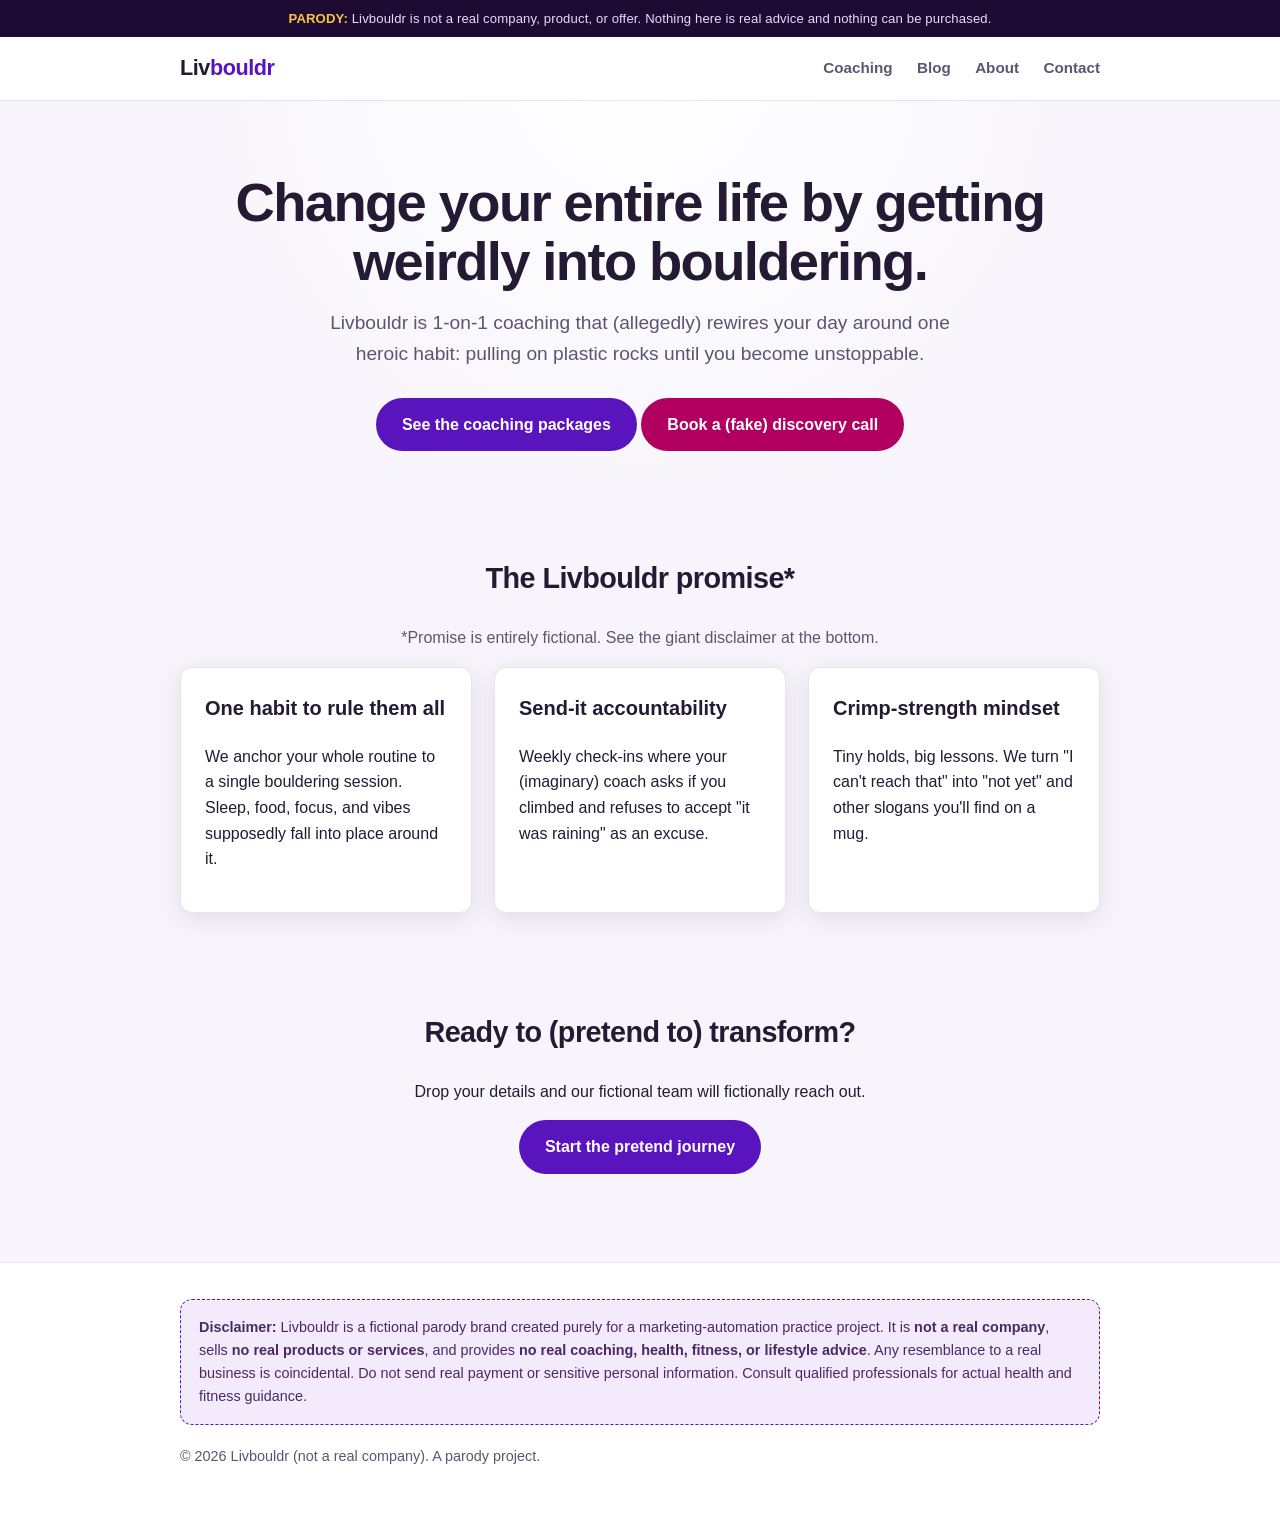
<file: index.html>
<!DOCTYPE html>
<html lang="en">
<head>
  <meta charset="UTF-8" />
  <meta name="viewport" content="width=device-width, initial-scale=1.0" />
  <title>Livbouldr — Life-changing bouldering habit coaching (Parody)</title>
  <meta name="description" content="Livbouldr is a PARODY brand. We pretend to sell private coaching that transforms your life through bouldering habits. Not a real company or offer." />

  <!-- Data Layer (page metadata) -->
  <script>
    window.dataLayer = window.dataLayer || [];
    window.dataLayer.push({
      brand: 'Livbouldr',
      environment: 'production',
      language: 'en',
      page_type: 'home',
      page_name: 'Home',
      content_group: 'Home',
      site_section: 'home'
    });
  </script>
  <!-- Google Tag Manager -->
  <script>(function(w,d,s,l,i){w[l]=w[l]||[];w[l].push({'gtm.start':
  new Date().getTime(),event:'gtm.js'});var f=d.getElementsByTagName(s)[0],
  j=d.createElement(s),dl=l!='dataLayer'?'&l='+l:'';j.async=true;j.src=
  'https://www.googletagmanager.com/gtm.js?id='+i+dl;f.parentNode.insertBefore(j,f);
  })(window,document,'script','dataLayer','GTM-NN7SHDTM');</script>
  <!-- End Google Tag Manager -->

  <link rel="stylesheet" href="assets/css/style.css" />
</head>
<body>
  <!-- Google Tag Manager (noscript) -->
  <noscript><iframe src="https://www.googletagmanager.com/ns.html?id=GTM-NN7SHDTM"
  height="0" width="0" style="display:none;visibility:hidden"></iframe></noscript>
  <!-- End Google Tag Manager (noscript) -->

  <div class="disclaimer-banner">
    <strong>PARODY:</strong> Livbouldr is not a real company, product, or offer. Nothing here is real advice and nothing can be purchased.
  </div>

  <header class="site-header">
    <div class="wrap">
      <a class="brand" href="index.html">Liv<span>bouldr</span></a>
      <nav class="nav">
        <a href="coaching.html">Coaching</a>
        <a href="blog/index.html">Blog</a>
        <a href="about.html">About</a>
        <a href="contact.html">Contact</a>
      </nav>
    </div>
  </header>

  <main>
    <section class="hero">
      <div class="wrap">
        <h1>Change your entire life by getting weirdly into bouldering.</h1>
        <p class="lede">Livbouldr is 1-on-1 coaching that (allegedly) rewires your day around one heroic habit: pulling on plastic rocks until you become unstoppable.</p>
        <a class="btn" href="coaching.html" data-cta="hero_see_coaching">See the coaching packages</a>
        <a class="btn secondary" href="contact.html" data-cta="hero_book_call">Book a (fake) discovery call</a>
      </div>
    </section>

    <section>
      <div class="wrap">
        <h2 class="center">The Livbouldr promise*</h2>
        <p class="center muted">*Promise is entirely fictional. See the giant disclaimer at the bottom.</p>
        <div class="grid">
          <div class="card">
            <h3>One habit to rule them all</h3>
            <p>We anchor your whole routine to a single bouldering session. Sleep, food, focus, and vibes supposedly fall into place around it.</p>
          </div>
          <div class="card">
            <h3>Send-it accountability</h3>
            <p>Weekly check-ins where your (imaginary) coach asks if you climbed and refuses to accept "it was raining" as an excuse.</p>
          </div>
          <div class="card">
            <h3>Crimp-strength mindset</h3>
            <p>Tiny holds, big lessons. We turn "I can't reach that" into "not yet" and other slogans you'll find on a mug.</p>
          </div>
        </div>
      </div>
    </section>

    <section class="center">
      <div class="wrap">
        <h2>Ready to (pretend to) transform?</h2>
        <p class="lede">Drop your details and our fictional team will fictionally reach out.</p>
        <a class="btn" href="contact.html" data-cta="home_footer_cta">Start the pretend journey</a>
      </div>
    </section>
  </main>

  <footer class="site-footer">
    <div class="wrap">
      <div class="disclaimer-full">
        <strong>Disclaimer:</strong> Livbouldr is a fictional parody brand created purely for a marketing-automation practice project. It is <strong>not a real company</strong>, sells <strong>no real products or services</strong>, and provides <strong>no real coaching, health, fitness, or lifestyle advice</strong>. Any resemblance to a real business is coincidental. Do not send real payment or sensitive personal information. Consult qualified professionals for actual health and fitness guidance.
      </div>
      <p>&copy; <span id="year"></span> Livbouldr (not a real company). A parody project.</p>
    </div>
  </footer>

  <script>document.getElementById('year').textContent = new Date().getFullYear();</script>
  <script src="assets/js/main.js"></script>
</body>
</html>
</file>
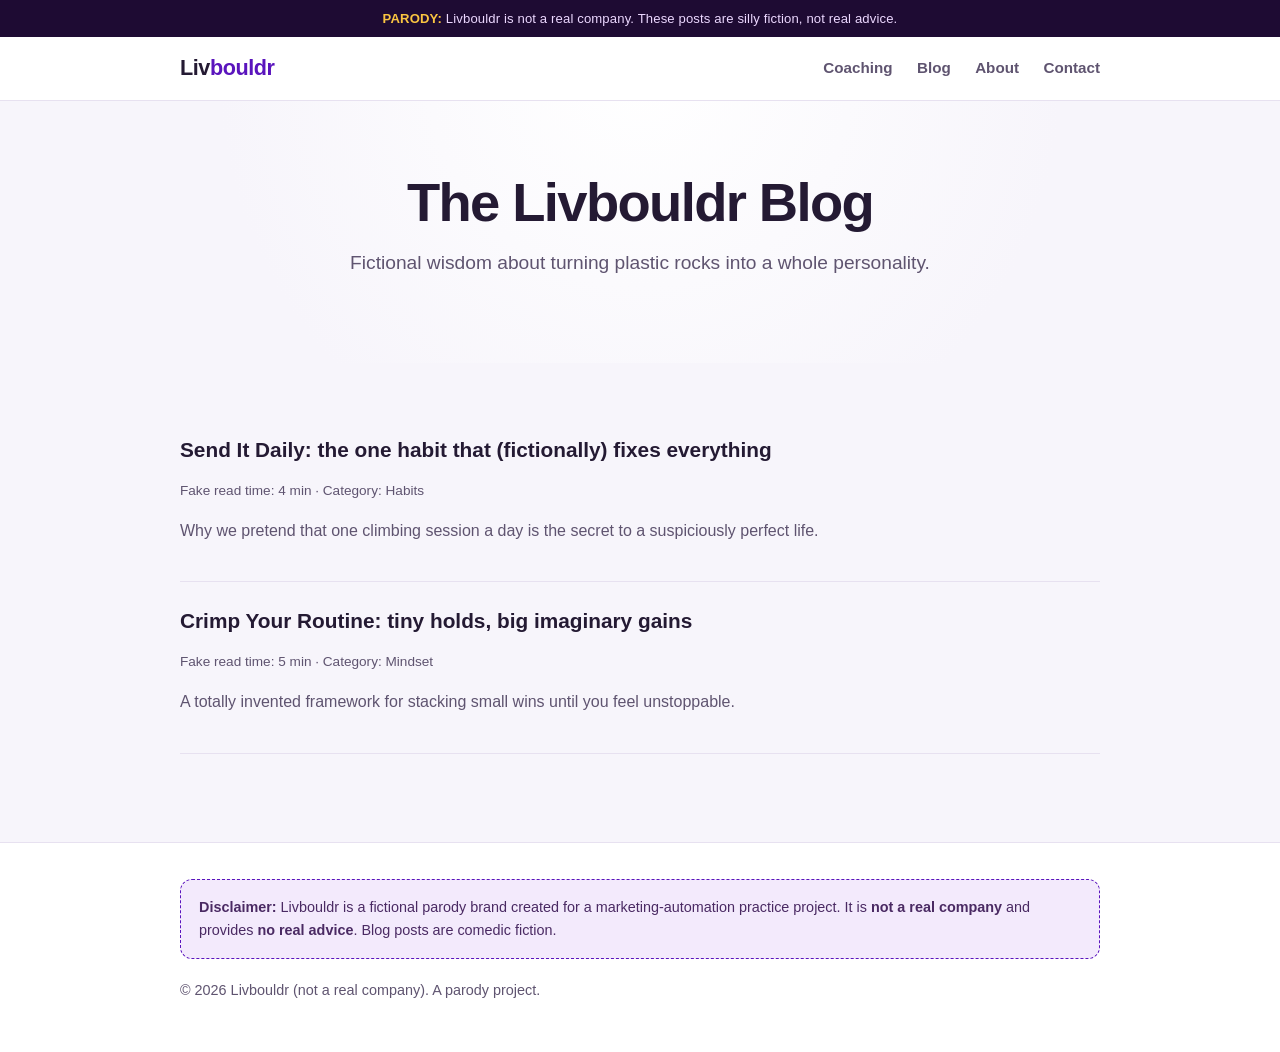
<file: blog/index.html>
<!DOCTYPE html>
<html lang="en">
<head>
  <meta charset="UTF-8" />
  <meta name="viewport" content="width=device-width, initial-scale=1.0" />
  <title>Blog — Livbouldr (Parody)</title>
  <meta name="description" content="Silly, fictional articles about building your life around bouldering habits. Livbouldr is a parody brand." />

  <!-- Data Layer (page metadata) -->
  <script>
    window.dataLayer = window.dataLayer || [];
    window.dataLayer.push({
      brand: 'Livbouldr',
      environment: 'production',
      language: 'en',
      page_type: 'blog_listing',
      page_name: 'Blog',
      content_group: 'Blog',
      site_section: 'blog'
    });
  </script>
  <!-- Google Tag Manager -->
  <script>(function(w,d,s,l,i){w[l]=w[l]||[];w[l].push({'gtm.start':
  new Date().getTime(),event:'gtm.js'});var f=d.getElementsByTagName(s)[0],
  j=d.createElement(s),dl=l!='dataLayer'?'&l='+l:'';j.async=true;j.src=
  'https://www.googletagmanager.com/gtm.js?id='+i+dl;f.parentNode.insertBefore(j,f);
  })(window,document,'script','dataLayer','GTM-NN7SHDTM');</script>
  <!-- End Google Tag Manager -->

  <link rel="stylesheet" href="../assets/css/style.css" />
</head>
<body>
  <!-- Google Tag Manager (noscript) -->
  <noscript><iframe src="https://www.googletagmanager.com/ns.html?id=GTM-NN7SHDTM"
  height="0" width="0" style="display:none;visibility:hidden"></iframe></noscript>
  <!-- End Google Tag Manager (noscript) -->

  <div class="disclaimer-banner">
    <strong>PARODY:</strong> Livbouldr is not a real company. These posts are silly fiction, not real advice.
  </div>

  <header class="site-header">
    <div class="wrap">
      <a class="brand" href="../index.html">Liv<span>bouldr</span></a>
      <nav class="nav">
        <a href="../coaching.html">Coaching</a>
        <a href="index.html">Blog</a>
        <a href="../about.html">About</a>
        <a href="../contact.html">Contact</a>
      </nav>
    </div>
  </header>

  <main>
    <section class="hero">
      <div class="wrap">
        <h1>The Livbouldr Blog</h1>
        <p class="lede">Fictional wisdom about turning plastic rocks into a whole personality.</p>
      </div>
    </section>

    <section>
      <div class="wrap">
        <ul class="post-list">
          <li>
            <a href="post-send-it-daily.html" data-cta="blog_open_send_it_daily">Send It Daily: the one habit that (fictionally) fixes everything</a>
            <p class="post-meta">Fake read time: 4 min &middot; Category: Habits</p>
            <p class="muted">Why we pretend that one climbing session a day is the secret to a suspiciously perfect life.</p>
          </li>
          <li>
            <a href="post-crimp-your-routine.html" data-cta="blog_open_crimp_your_routine">Crimp Your Routine: tiny holds, big imaginary gains</a>
            <p class="post-meta">Fake read time: 5 min &middot; Category: Mindset</p>
            <p class="muted">A totally invented framework for stacking small wins until you feel unstoppable.</p>
          </li>
        </ul>
      </div>
    </section>
  </main>

  <footer class="site-footer">
    <div class="wrap">
      <div class="disclaimer-full">
        <strong>Disclaimer:</strong> Livbouldr is a fictional parody brand created for a marketing-automation practice project. It is <strong>not a real company</strong> and provides <strong>no real advice</strong>. Blog posts are comedic fiction.
      </div>
      <p>&copy; <span id="year"></span> Livbouldr (not a real company). A parody project.</p>
    </div>
  </footer>

  <script>document.getElementById('year').textContent = new Date().getFullYear();</script>
  <script src="../assets/js/main.js"></script>
</body>
</html>
</file>
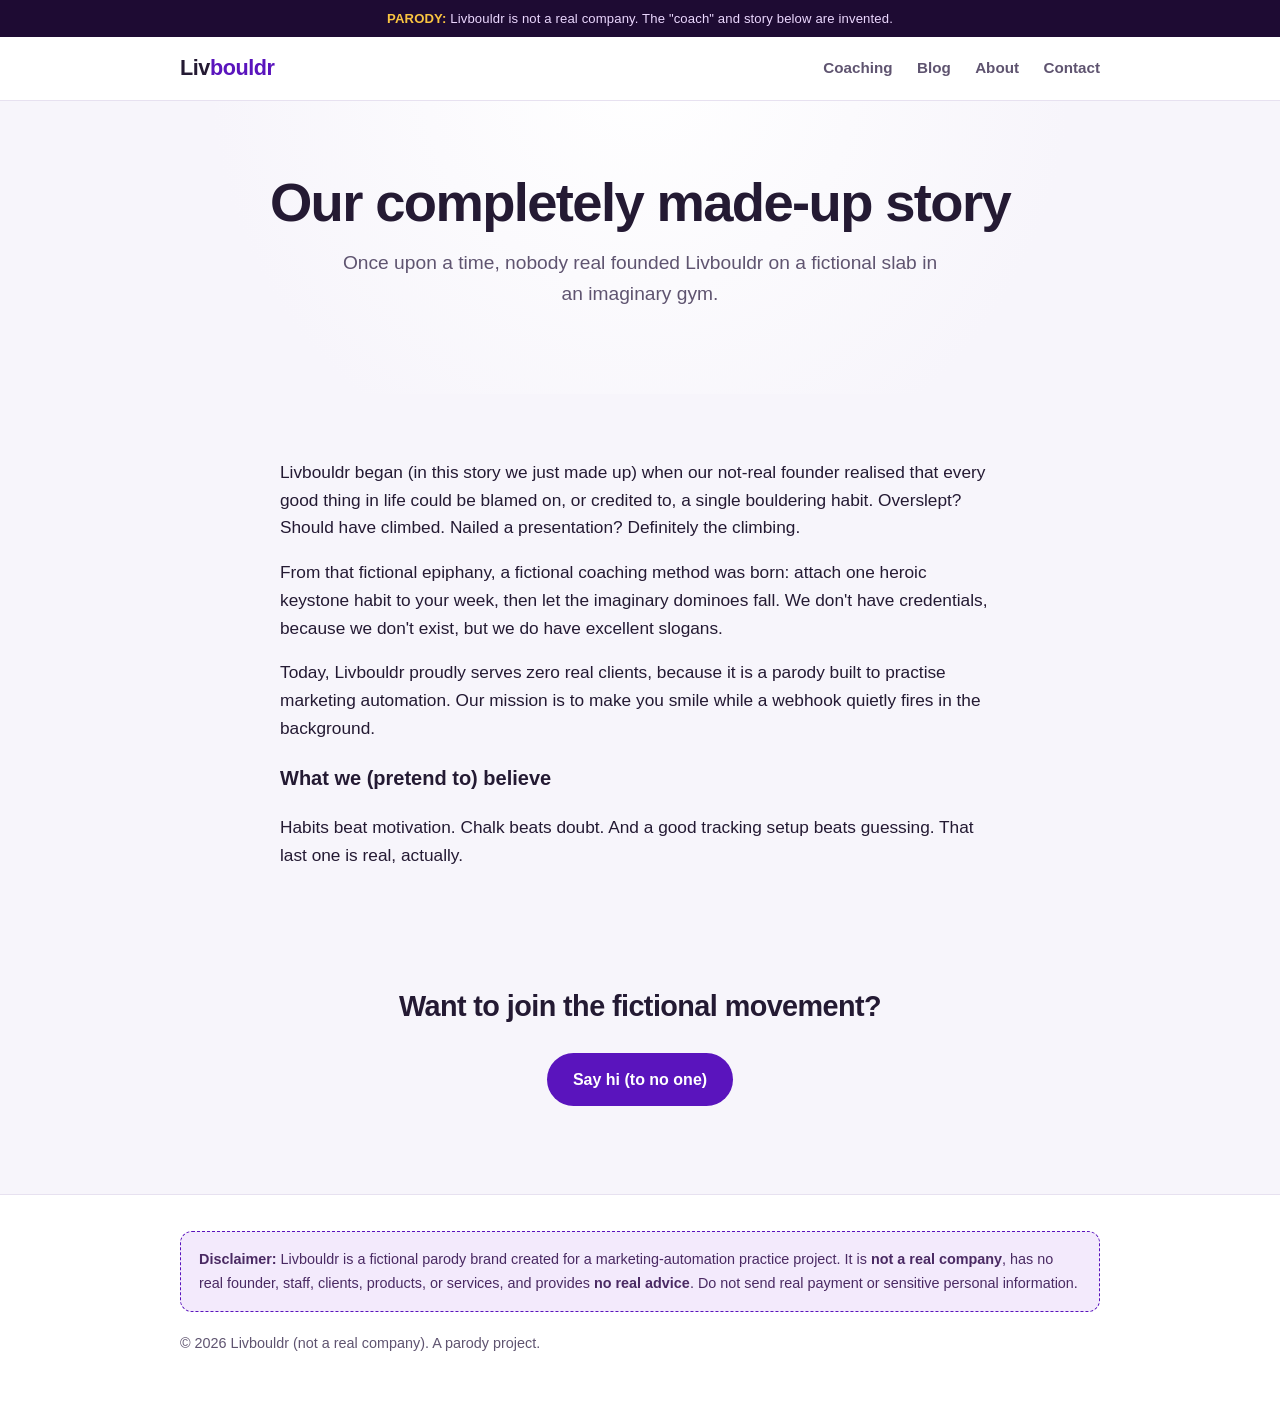
<file: about.html>
<!DOCTYPE html>
<html lang="en">
<head>
  <meta charset="UTF-8" />
  <meta name="viewport" content="width=device-width, initial-scale=1.0" />
  <title>About — Livbouldr (Parody)</title>
  <meta name="description" content="The fictional origin story of Livbouldr, a parody bouldering-habit coaching brand." />

  <!-- Data Layer (page metadata) -->
  <script>
    window.dataLayer = window.dataLayer || [];
    window.dataLayer.push({
      brand: 'Livbouldr',
      environment: 'production',
      language: 'en',
      page_type: 'about',
      page_name: 'About',
      content_group: 'About',
      site_section: 'about'
    });
  </script>
  <!-- Google Tag Manager -->
  <script>(function(w,d,s,l,i){w[l]=w[l]||[];w[l].push({'gtm.start':
  new Date().getTime(),event:'gtm.js'});var f=d.getElementsByTagName(s)[0],
  j=d.createElement(s),dl=l!='dataLayer'?'&l='+l:'';j.async=true;j.src=
  'https://www.googletagmanager.com/gtm.js?id='+i+dl;f.parentNode.insertBefore(j,f);
  })(window,document,'script','dataLayer','GTM-NN7SHDTM');</script>
  <!-- End Google Tag Manager -->

  <link rel="stylesheet" href="assets/css/style.css" />
</head>
<body>
  <!-- Google Tag Manager (noscript) -->
  <noscript><iframe src="https://www.googletagmanager.com/ns.html?id=GTM-NN7SHDTM"
  height="0" width="0" style="display:none;visibility:hidden"></iframe></noscript>
  <!-- End Google Tag Manager (noscript) -->

  <div class="disclaimer-banner">
    <strong>PARODY:</strong> Livbouldr is not a real company. The "coach" and story below are invented.
  </div>

  <header class="site-header">
    <div class="wrap">
      <a class="brand" href="index.html">Liv<span>bouldr</span></a>
      <nav class="nav">
        <a href="coaching.html">Coaching</a>
        <a href="blog/index.html">Blog</a>
        <a href="about.html">About</a>
        <a href="contact.html">Contact</a>
      </nav>
    </div>
  </header>

  <main>
    <section class="hero">
      <div class="wrap">
        <h1>Our completely made-up story</h1>
        <p class="lede">Once upon a time, nobody real founded Livbouldr on a fictional slab in an imaginary gym.</p>
      </div>
    </section>

    <section>
      <div class="wrap">
        <article class="post">
          <p>Livbouldr began (in this story we just made up) when our not-real founder realised that every good thing in life could be blamed on, or credited to, a single bouldering habit. Overslept? Should have climbed. Nailed a presentation? Definitely the climbing.</p>
          <p>From that fictional epiphany, a fictional coaching method was born: attach one heroic keystone habit to your week, then let the imaginary dominoes fall. We don't have credentials, because we don't exist, but we do have excellent slogans.</p>
          <p>Today, Livbouldr proudly serves zero real clients, because it is a parody built to practise marketing automation. Our mission is to make you smile while a webhook quietly fires in the background.</p>
          <h3>What we (pretend to) believe</h3>
          <p>Habits beat motivation. Chalk beats doubt. And a good tracking setup beats guessing. That last one is real, actually.</p>
        </article>
      </div>
    </section>

    <section class="center">
      <div class="wrap">
        <h2>Want to join the fictional movement?</h2>
        <a class="btn" href="contact.html" data-cta="about_cta">Say hi (to no one)</a>
      </div>
    </section>
  </main>

  <footer class="site-footer">
    <div class="wrap">
      <div class="disclaimer-full">
        <strong>Disclaimer:</strong> Livbouldr is a fictional parody brand created for a marketing-automation practice project. It is <strong>not a real company</strong>, has no real founder, staff, clients, products, or services, and provides <strong>no real advice</strong>. Do not send real payment or sensitive personal information.
      </div>
      <p>&copy; <span id="year"></span> Livbouldr (not a real company). A parody project.</p>
    </div>
  </footer>

  <script>document.getElementById('year').textContent = new Date().getFullYear();</script>
  <script src="assets/js/main.js"></script>
</body>
</html>
</file>
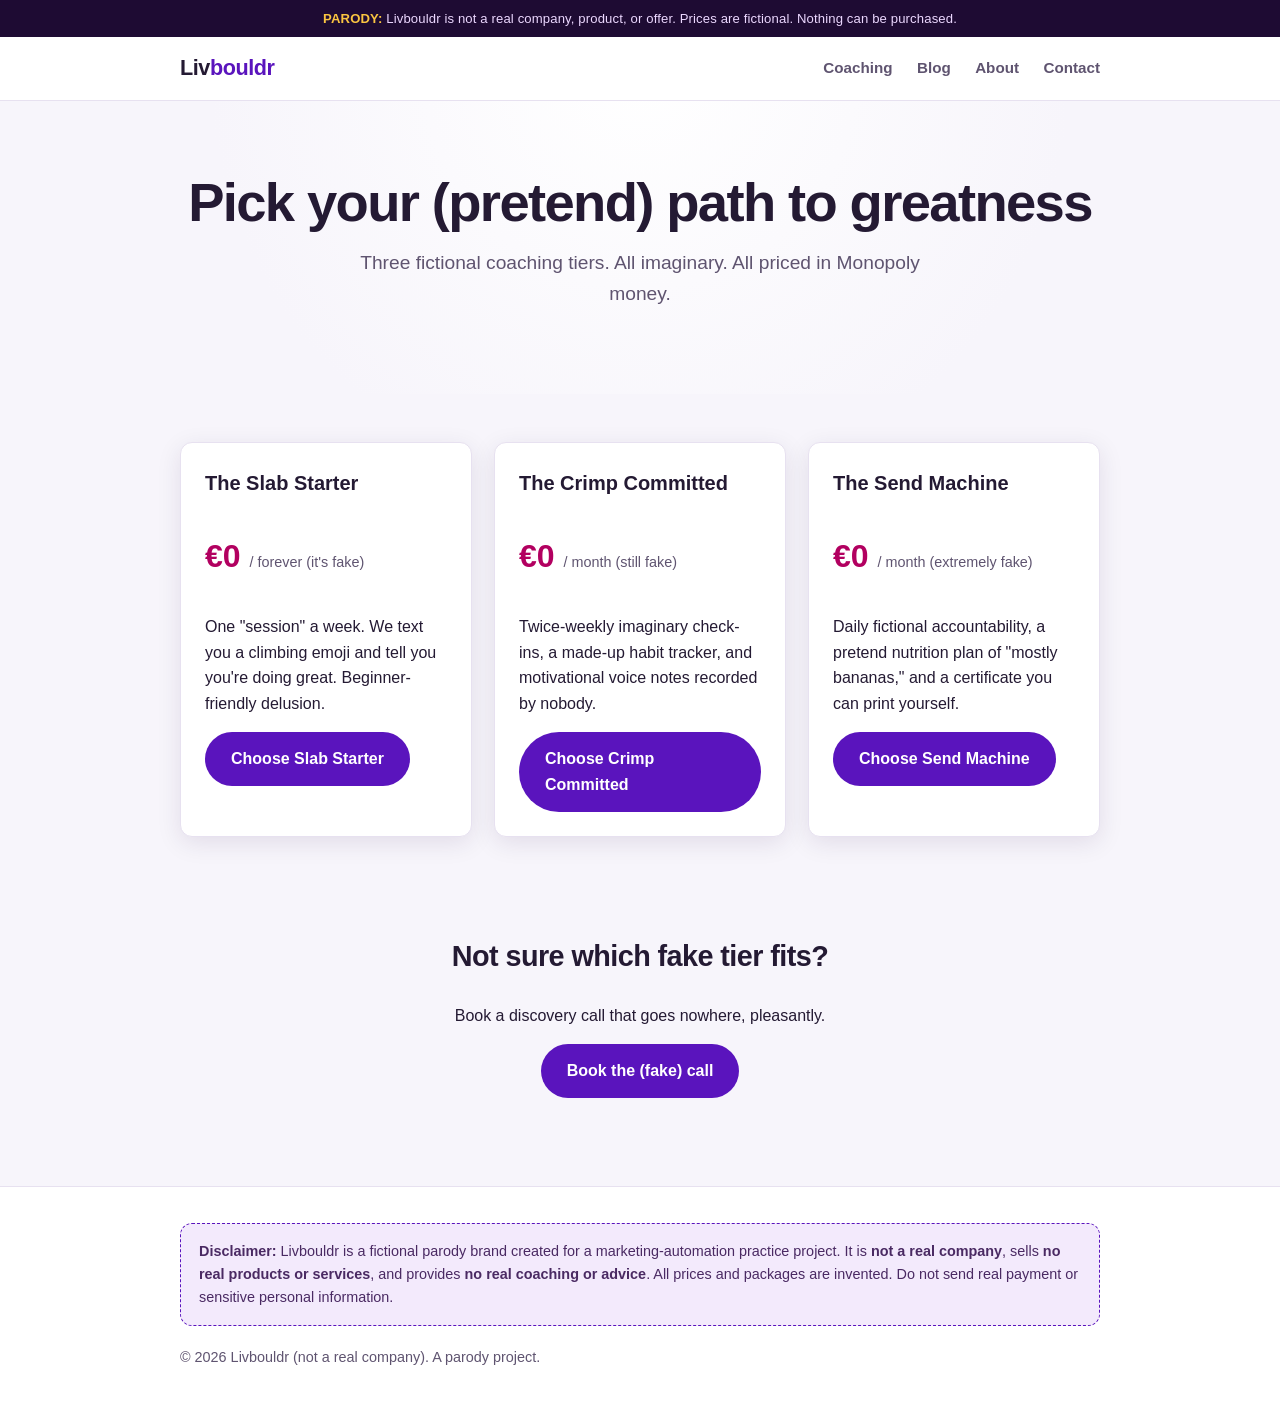
<file: coaching.html>
<!DOCTYPE html>
<html lang="en">
<head>
  <meta charset="UTF-8" />
  <meta name="viewport" content="width=device-width, initial-scale=1.0" />
  <title>Coaching packages — Livbouldr (Parody)</title>
  <meta name="description" content="Fictional private bouldering-habit coaching packages. Livbouldr is a parody brand; nothing is for sale." />

  <!-- Data Layer (page metadata) -->
  <script>
    window.dataLayer = window.dataLayer || [];
    window.dataLayer.push({
      brand: 'Livbouldr',
      environment: 'production',
      language: 'en',
      page_type: 'pricing',
      page_name: 'Coaching Packages',
      content_group: 'Coaching / Pricing',
      site_section: 'coaching'
    });
    window.dataLayer.push({ event: 'view_price_page' });
  </script>
  <!-- Google Tag Manager -->
  <script>(function(w,d,s,l,i){w[l]=w[l]||[];w[l].push({'gtm.start':
  new Date().getTime(),event:'gtm.js'});var f=d.getElementsByTagName(s)[0],
  j=d.createElement(s),dl=l!='dataLayer'?'&l='+l:'';j.async=true;j.src=
  'https://www.googletagmanager.com/gtm.js?id='+i+dl;f.parentNode.insertBefore(j,f);
  })(window,document,'script','dataLayer','GTM-NN7SHDTM');</script>
  <!-- End Google Tag Manager -->

  <link rel="stylesheet" href="assets/css/style.css" />
</head>
<body>
  <!-- Google Tag Manager (noscript) -->
  <noscript><iframe src="https://www.googletagmanager.com/ns.html?id=GTM-NN7SHDTM"
  height="0" width="0" style="display:none;visibility:hidden"></iframe></noscript>
  <!-- End Google Tag Manager (noscript) -->

  <div class="disclaimer-banner">
    <strong>PARODY:</strong> Livbouldr is not a real company, product, or offer. Prices are fictional. Nothing can be purchased.
  </div>

  <header class="site-header">
    <div class="wrap">
      <a class="brand" href="index.html">Liv<span>bouldr</span></a>
      <nav class="nav">
        <a href="coaching.html">Coaching</a>
        <a href="blog/index.html">Blog</a>
        <a href="about.html">About</a>
        <a href="contact.html">Contact</a>
      </nav>
    </div>
  </header>

  <main>
    <section class="hero">
      <div class="wrap">
        <h1>Pick your (pretend) path to greatness</h1>
        <p class="lede">Three fictional coaching tiers. All imaginary. All priced in Monopoly money.</p>
      </div>
    </section>

    <section>
      <div class="wrap">
        <div class="grid">
          <div class="card">
            <h3>The Slab Starter</h3>
            <p class="price">&euro;0 <small>/ forever (it's fake)</small></p>
            <p>One "session" a week. We text you a climbing emoji and tell you you're doing great. Beginner-friendly delusion.</p>
            <a class="btn" href="contact.html" data-cta="package_slab_starter">Choose Slab Starter</a>
          </div>
          <div class="card">
            <h3>The Crimp Committed</h3>
            <p class="price">&euro;0 <small>/ month (still fake)</small></p>
            <p>Twice-weekly imaginary check-ins, a made-up habit tracker, and motivational voice notes recorded by nobody.</p>
            <a class="btn" href="contact.html" data-cta="package_crimp_committed">Choose Crimp Committed</a>
          </div>
          <div class="card">
            <h3>The Send Machine</h3>
            <p class="price">&euro;0 <small>/ month (extremely fake)</small></p>
            <p>Daily fictional accountability, a pretend nutrition plan of "mostly bananas," and a certificate you can print yourself.</p>
            <a class="btn" href="contact.html" data-cta="package_send_machine">Choose Send Machine</a>
          </div>
        </div>
      </div>
    </section>

    <section class="center">
      <div class="wrap">
        <h2>Not sure which fake tier fits?</h2>
        <p class="lede">Book a discovery call that goes nowhere, pleasantly.</p>
        <a class="btn" href="contact.html" data-cta="coaching_book_call">Book the (fake) call</a>
      </div>
    </section>
  </main>

  <footer class="site-footer">
    <div class="wrap">
      <div class="disclaimer-full">
        <strong>Disclaimer:</strong> Livbouldr is a fictional parody brand created for a marketing-automation practice project. It is <strong>not a real company</strong>, sells <strong>no real products or services</strong>, and provides <strong>no real coaching or advice</strong>. All prices and packages are invented. Do not send real payment or sensitive personal information.
      </div>
      <p>&copy; <span id="year"></span> Livbouldr (not a real company). A parody project.</p>
    </div>
  </footer>

  <script>document.getElementById('year').textContent = new Date().getFullYear();</script>
  <script src="assets/js/main.js"></script>
</body>
</html>
</file>
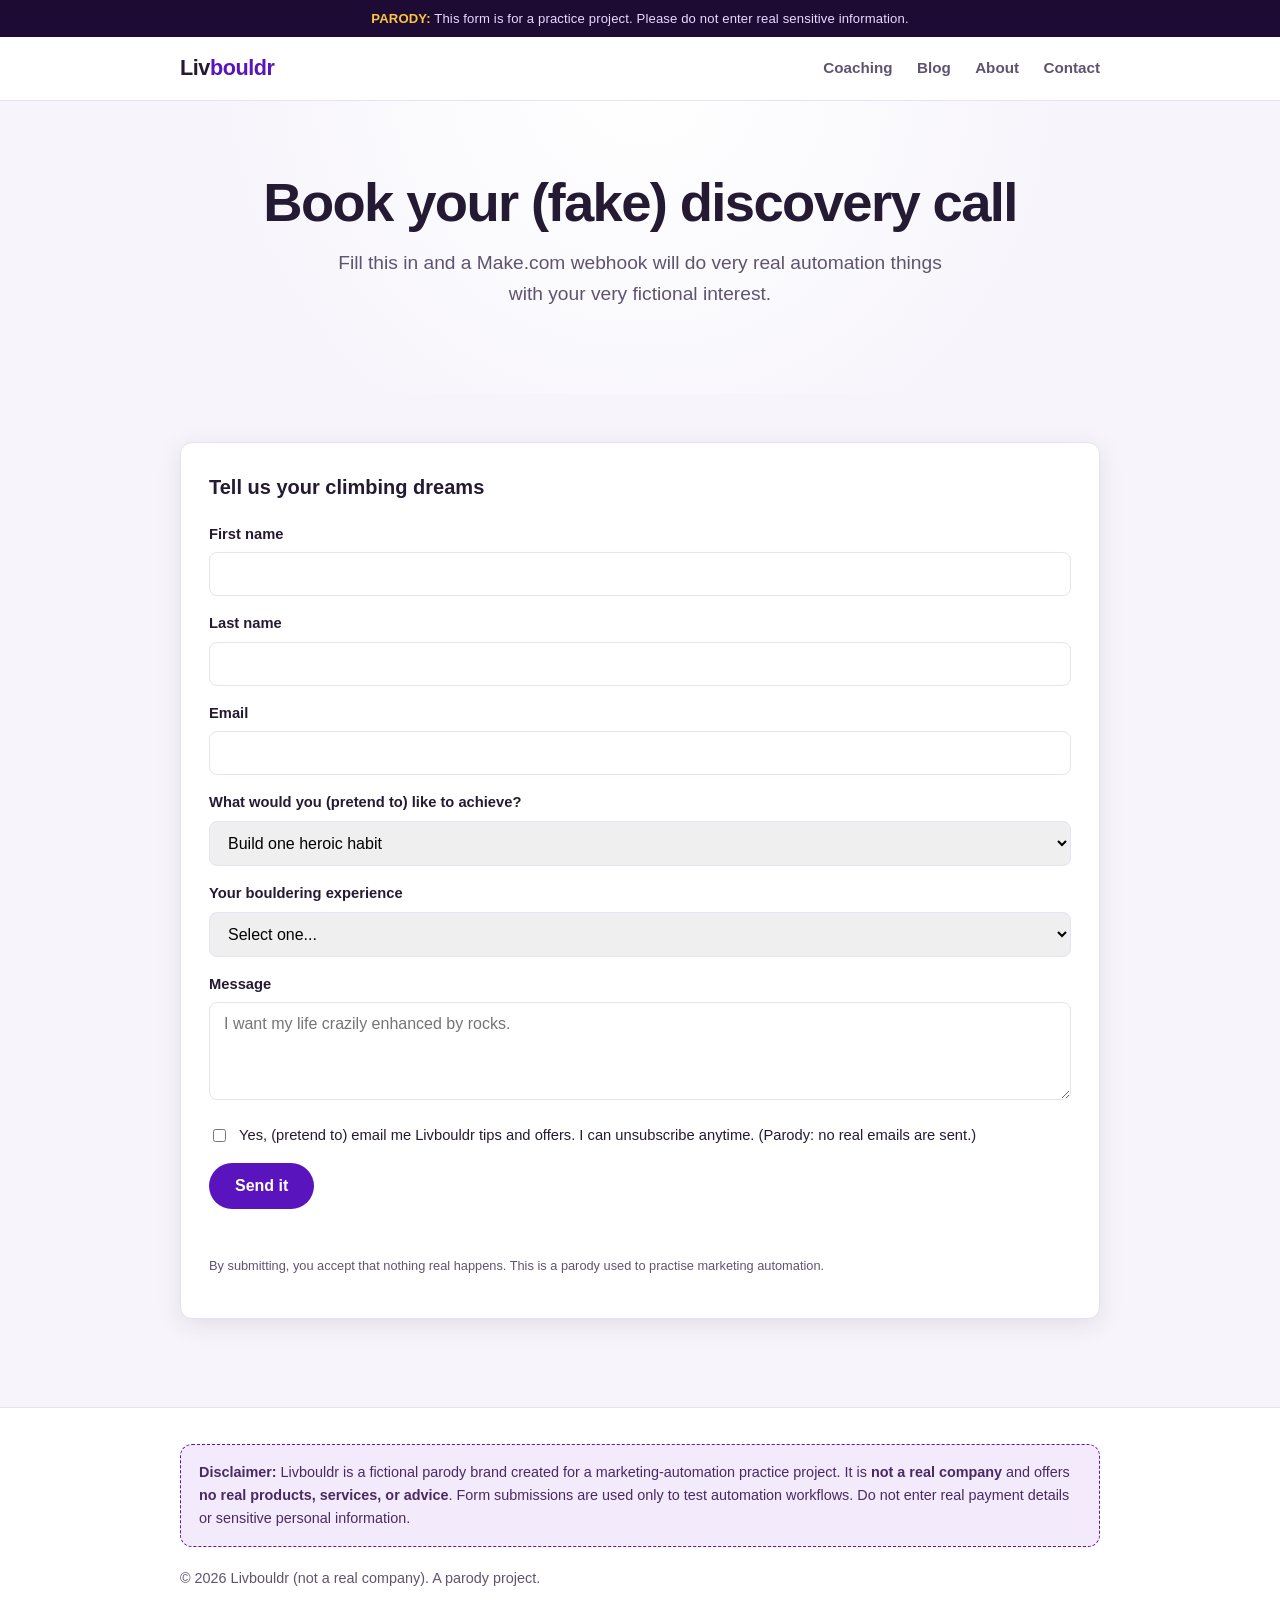
<file: contact.html>
<!DOCTYPE html>
<html lang="en">
<head>
  <meta charset="UTF-8" />
  <meta name="viewport" content="width=device-width, initial-scale=1.0" />
  <title>Contact — Livbouldr (Parody)</title>
  <meta name="description" content="Fictional contact form for Livbouldr, a parody bouldering-habit coaching brand. Submissions route through a Make.com webhook for practice." />

  <!-- Data Layer (page metadata) -->
  <script>
    window.dataLayer = window.dataLayer || [];
    window.dataLayer.push({
      brand: 'Livbouldr',
      environment: 'production',
      language: 'en',
      page_type: 'contact',
      page_name: 'Contact',
      content_group: 'Contact',
      site_section: 'contact'
    });
  </script>
  <!-- Google Tag Manager -->
  <script>(function(w,d,s,l,i){w[l]=w[l]||[];w[l].push({'gtm.start':
  new Date().getTime(),event:'gtm.js'});var f=d.getElementsByTagName(s)[0],
  j=d.createElement(s),dl=l!='dataLayer'?'&l='+l:'';j.async=true;j.src=
  'https://www.googletagmanager.com/gtm.js?id='+i+dl;f.parentNode.insertBefore(j,f);
  })(window,document,'script','dataLayer','GTM-NN7SHDTM');</script>
  <!-- End Google Tag Manager -->

  <link rel="stylesheet" href="assets/css/style.css" />
</head>
<body>
  <!-- Google Tag Manager (noscript) -->
  <noscript><iframe src="https://www.googletagmanager.com/ns.html?id=GTM-NN7SHDTM"
  height="0" width="0" style="display:none;visibility:hidden"></iframe></noscript>
  <!-- End Google Tag Manager (noscript) -->

  <div class="disclaimer-banner">
    <strong>PARODY:</strong> This form is for a practice project. Please do not enter real sensitive information.
  </div>

  <header class="site-header">
    <div class="wrap">
      <a class="brand" href="index.html">Liv<span>bouldr</span></a>
      <nav class="nav">
        <a href="coaching.html">Coaching</a>
        <a href="blog/index.html">Blog</a>
        <a href="about.html">About</a>
        <a href="contact.html">Contact</a>
      </nav>
    </div>
  </header>

  <main>
    <section class="hero">
      <div class="wrap">
        <h1>Book your (fake) discovery call</h1>
        <p class="lede">Fill this in and a Make.com webhook will do very real automation things with your very fictional interest.</p>
      </div>
    </section>

    <section>
      <div class="wrap">
        <form class="lead-form" data-lead-form data-form-name="contact_main">
          <h3>Tell us your climbing dreams</h3>
          <div class="field">
            <label for="first_name">First name</label>
            <input type="text" id="first_name" name="first_name" required />
          </div>
          <div class="field">
            <label for="last_name">Last name</label>
            <input type="text" id="last_name" name="last_name" required />
          </div>
          <div class="field">
            <label for="email">Email</label>
            <input type="email" id="email" name="email" required />
          </div>
          <div class="field">
            <label for="goal">What would you (pretend to) like to achieve?</label>
            <select id="goal" name="goal">
              <option value="one_habit">Build one heroic habit</option>
              <option value="send_harder">Send harder problems</option>
              <option value="just_vibes">Just here for the vibes</option>
            </select>
          </div>
          <div class="field">
            <label for="experience_level">Your bouldering experience</label>
            <select id="experience_level" name="experience_level">
              <option value="">Select one...</option>
              <option value="never">Never climbed</option>
              <option value="beginner">Beginner</option>
              <option value="intermediate">Intermediate</option>
              <option value="advanced">Advanced</option>
            </select>
          </div>
          <div class="field">
            <label for="message">Message</label>
            <textarea id="message" name="message" rows="4" placeholder="I want my life crazily enhanced by rocks."></textarea>
          </div>
          <div class="field" style="display:flex; align-items:flex-start; gap:10px;">
            <input type="checkbox" id="marketing_consent" name="marketing_consent" value="yes" style="width:auto; margin-top:5px;" />
            <label for="marketing_consent" style="font-weight:400; margin-bottom:0;">Yes, (pretend to) email me Livbouldr tips and offers. I can unsubscribe anytime. (Parody: no real emails are sent.)</label>
          </div>
          <button class="btn" type="submit" data-cta="contact_submit">Send it</button>
          <p class="form-status"></p>
          <p class="form-note">By submitting, you accept that nothing real happens. This is a parody used to practise marketing automation.</p>
        </form>
      </div>
    </section>
  </main>

  <footer class="site-footer">
    <div class="wrap">
      <div class="disclaimer-full">
        <strong>Disclaimer:</strong> Livbouldr is a fictional parody brand created for a marketing-automation practice project. It is <strong>not a real company</strong> and offers <strong>no real products, services, or advice</strong>. Form submissions are used only to test automation workflows. Do not enter real payment details or sensitive personal information.
      </div>
      <p>&copy; <span id="year"></span> Livbouldr (not a real company). A parody project.</p>
    </div>
  </footer>

  <script>document.getElementById('year').textContent = new Date().getFullYear();</script>
  <script src="assets/js/main.js"></script>
</body>
</html>
</file>
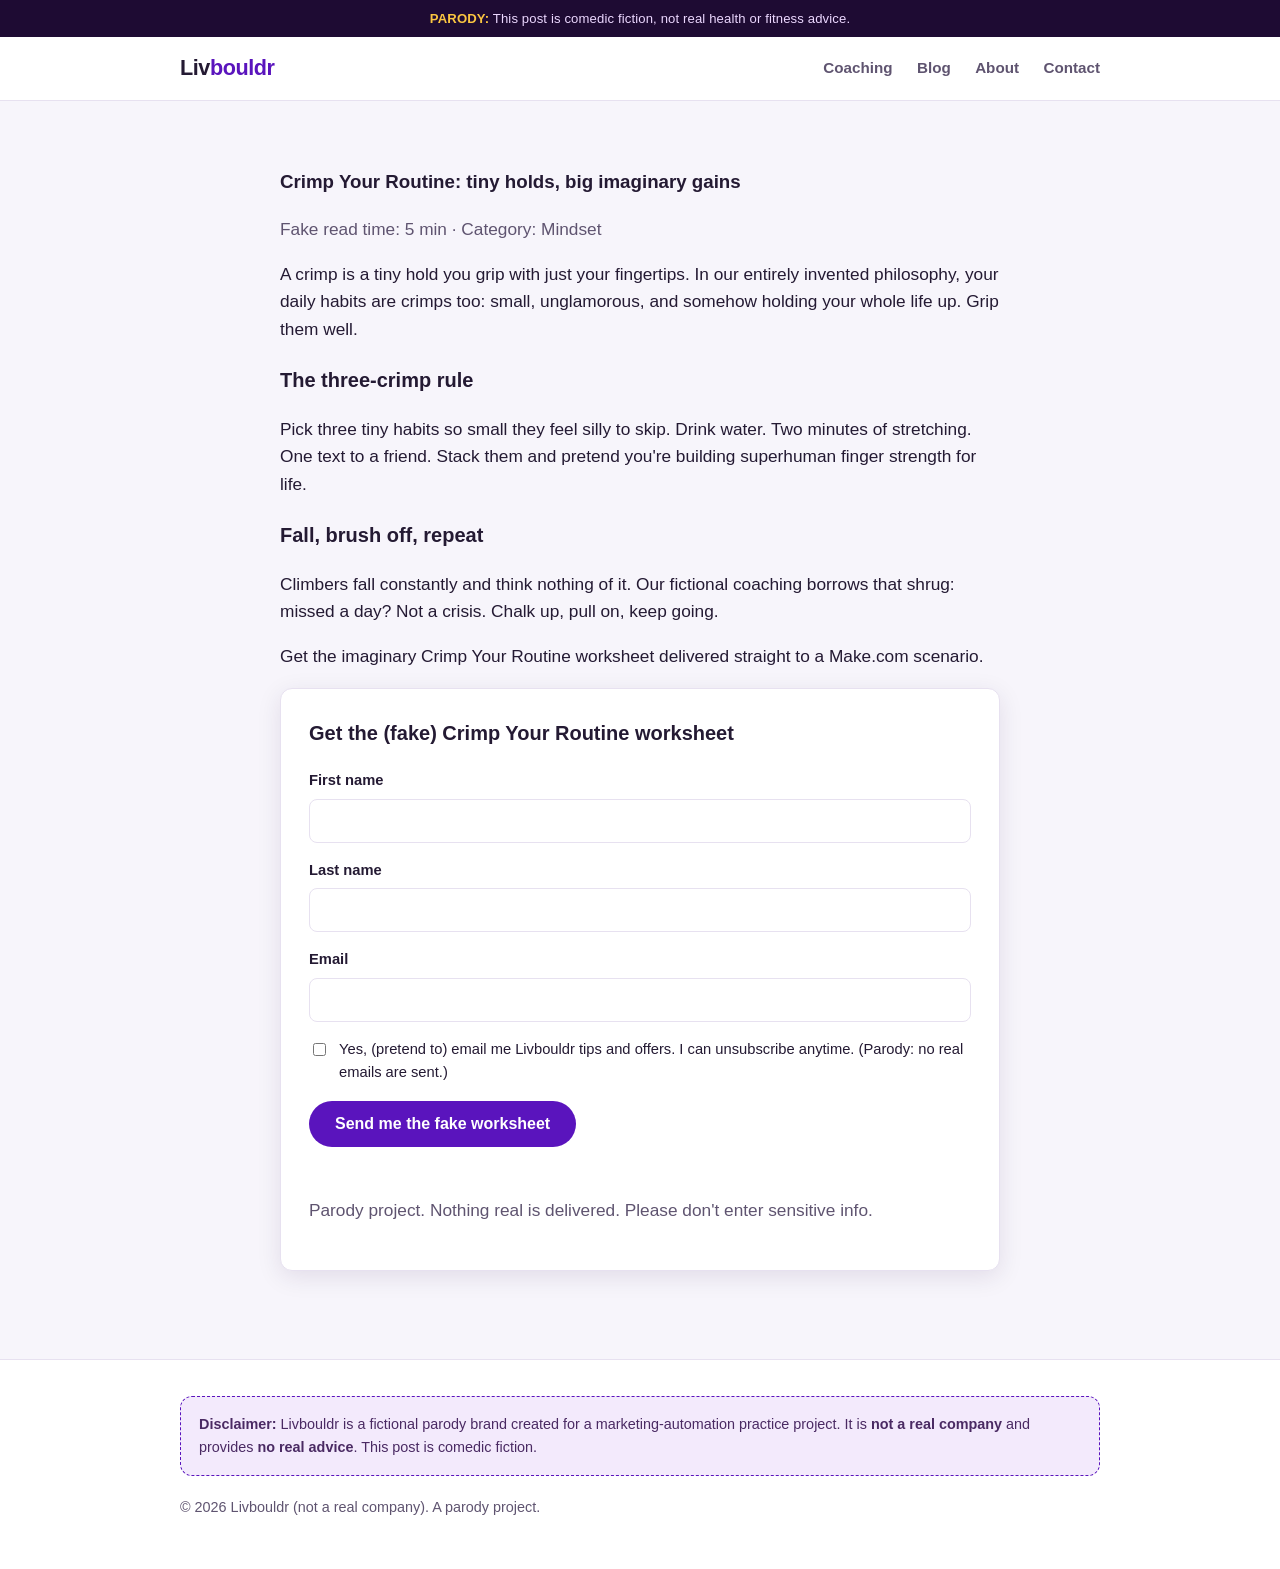
<file: blog/post-crimp-your-routine.html>
<!DOCTYPE html>
<html lang="en">
<head>
  <meta charset="UTF-8" />
  <meta name="viewport" content="width=device-width, initial-scale=1.0" />
  <title>Crimp Your Routine — Livbouldr Blog (Parody)</title>
  <meta name="description" content="A silly, fictional framework for stacking small wins like tiny climbing holds. Livbouldr is a parody brand." />

  <!-- Data Layer (page metadata) -->
  <script>
    window.dataLayer = window.dataLayer || [];
    window.dataLayer.push({
      brand: 'Livbouldr',
      environment: 'production',
      language: 'en',
      page_type: 'article',
      page_name: 'Crimp Your Routine',
      content_group: 'Blog',
      site_section: 'blog',
      article_category: 'Mindset'
    });
  </script>
  <!-- Google Tag Manager -->
  <script>(function(w,d,s,l,i){w[l]=w[l]||[];w[l].push({'gtm.start':
  new Date().getTime(),event:'gtm.js'});var f=d.getElementsByTagName(s)[0],
  j=d.createElement(s),dl=l!='dataLayer'?'&l='+l:'';j.async=true;j.src=
  'https://www.googletagmanager.com/gtm.js?id='+i+dl;f.parentNode.insertBefore(j,f);
  })(window,document,'script','dataLayer','GTM-NN7SHDTM');</script>
  <!-- End Google Tag Manager -->

  <link rel="stylesheet" href="../assets/css/style.css" />
</head>
<body>
  <!-- Google Tag Manager (noscript) -->
  <noscript><iframe src="https://www.googletagmanager.com/ns.html?id=GTM-NN7SHDTM"
  height="0" width="0" style="display:none;visibility:hidden"></iframe></noscript>
  <!-- End Google Tag Manager (noscript) -->

  <div class="disclaimer-banner">
    <strong>PARODY:</strong> This post is comedic fiction, not real health or fitness advice.
  </div>

  <header class="site-header">
    <div class="wrap">
      <a class="brand" href="../index.html">Liv<span>bouldr</span></a>
      <nav class="nav">
        <a href="../coaching.html">Coaching</a>
        <a href="index.html">Blog</a>
        <a href="../about.html">About</a>
        <a href="../contact.html">Contact</a>
      </nav>
    </div>
  </header>

  <main>
    <section>
      <div class="wrap">
        <article class="post">
          <h1>Crimp Your Routine: tiny holds, big imaginary gains</h1>
          <p class="post-meta">Fake read time: 5 min &middot; Category: Mindset</p>

          <p>A crimp is a tiny hold you grip with just your fingertips. In our entirely invented philosophy, your daily habits are crimps too: small, unglamorous, and somehow holding your whole life up. Grip them well.</p>

          <h3>The three-crimp rule</h3>
          <p>Pick three tiny habits so small they feel silly to skip. Drink water. Two minutes of stretching. One text to a friend. Stack them and pretend you're building superhuman finger strength for life.</p>

          <h3>Fall, brush off, repeat</h3>
          <p>Climbers fall constantly and think nothing of it. Our fictional coaching borrows that shrug: missed a day? Not a crisis. Chalk up, pull on, keep going.</p>

          <p>Get the imaginary Crimp Your Routine worksheet delivered straight to a Make.com scenario.</p>

          <form class="lead-form" data-lead-form data-form-name="blog_crimp_your_routine">
            <h3>Get the (fake) Crimp Your Routine worksheet</h3>
            <div class="field">
              <label for="first_name">First name</label>
              <input type="text" id="first_name" name="first_name" required />
            </div>
            <div class="field">
              <label for="last_name">Last name</label>
              <input type="text" id="last_name" name="last_name" required />
            </div>
            <div class="field">
              <label for="email">Email</label>
              <input type="email" id="email" name="email" required />
            </div>
            <div class="field" style="display:flex; align-items:flex-start; gap:10px;">
              <input type="checkbox" id="marketing_consent" name="marketing_consent" value="yes" style="width:auto; margin-top:5px;" />
              <label for="marketing_consent" style="font-weight:400; margin-bottom:0;">Yes, (pretend to) email me Livbouldr tips and offers. I can unsubscribe anytime. (Parody: no real emails are sent.)</label>
            </div>
            <button class="btn" type="submit" data-cta="blog_crimp_your_routine_submit">Send me the fake worksheet</button>
            <p class="form-status"></p>
            <p class="form-note">Parody project. Nothing real is delivered. Please don't enter sensitive info.</p>
          </form>
        </article>
      </div>
    </section>
  </main>

  <footer class="site-footer">
    <div class="wrap">
      <div class="disclaimer-full">
        <strong>Disclaimer:</strong> Livbouldr is a fictional parody brand created for a marketing-automation practice project. It is <strong>not a real company</strong> and provides <strong>no real advice</strong>. This post is comedic fiction.
      </div>
      <p>&copy; <span id="year"></span> Livbouldr (not a real company). A parody project.</p>
    </div>
  </footer>

  <script>document.getElementById('year').textContent = new Date().getFullYear();</script>
  <script src="../assets/js/main.js"></script>
</body>
</html>
</file>
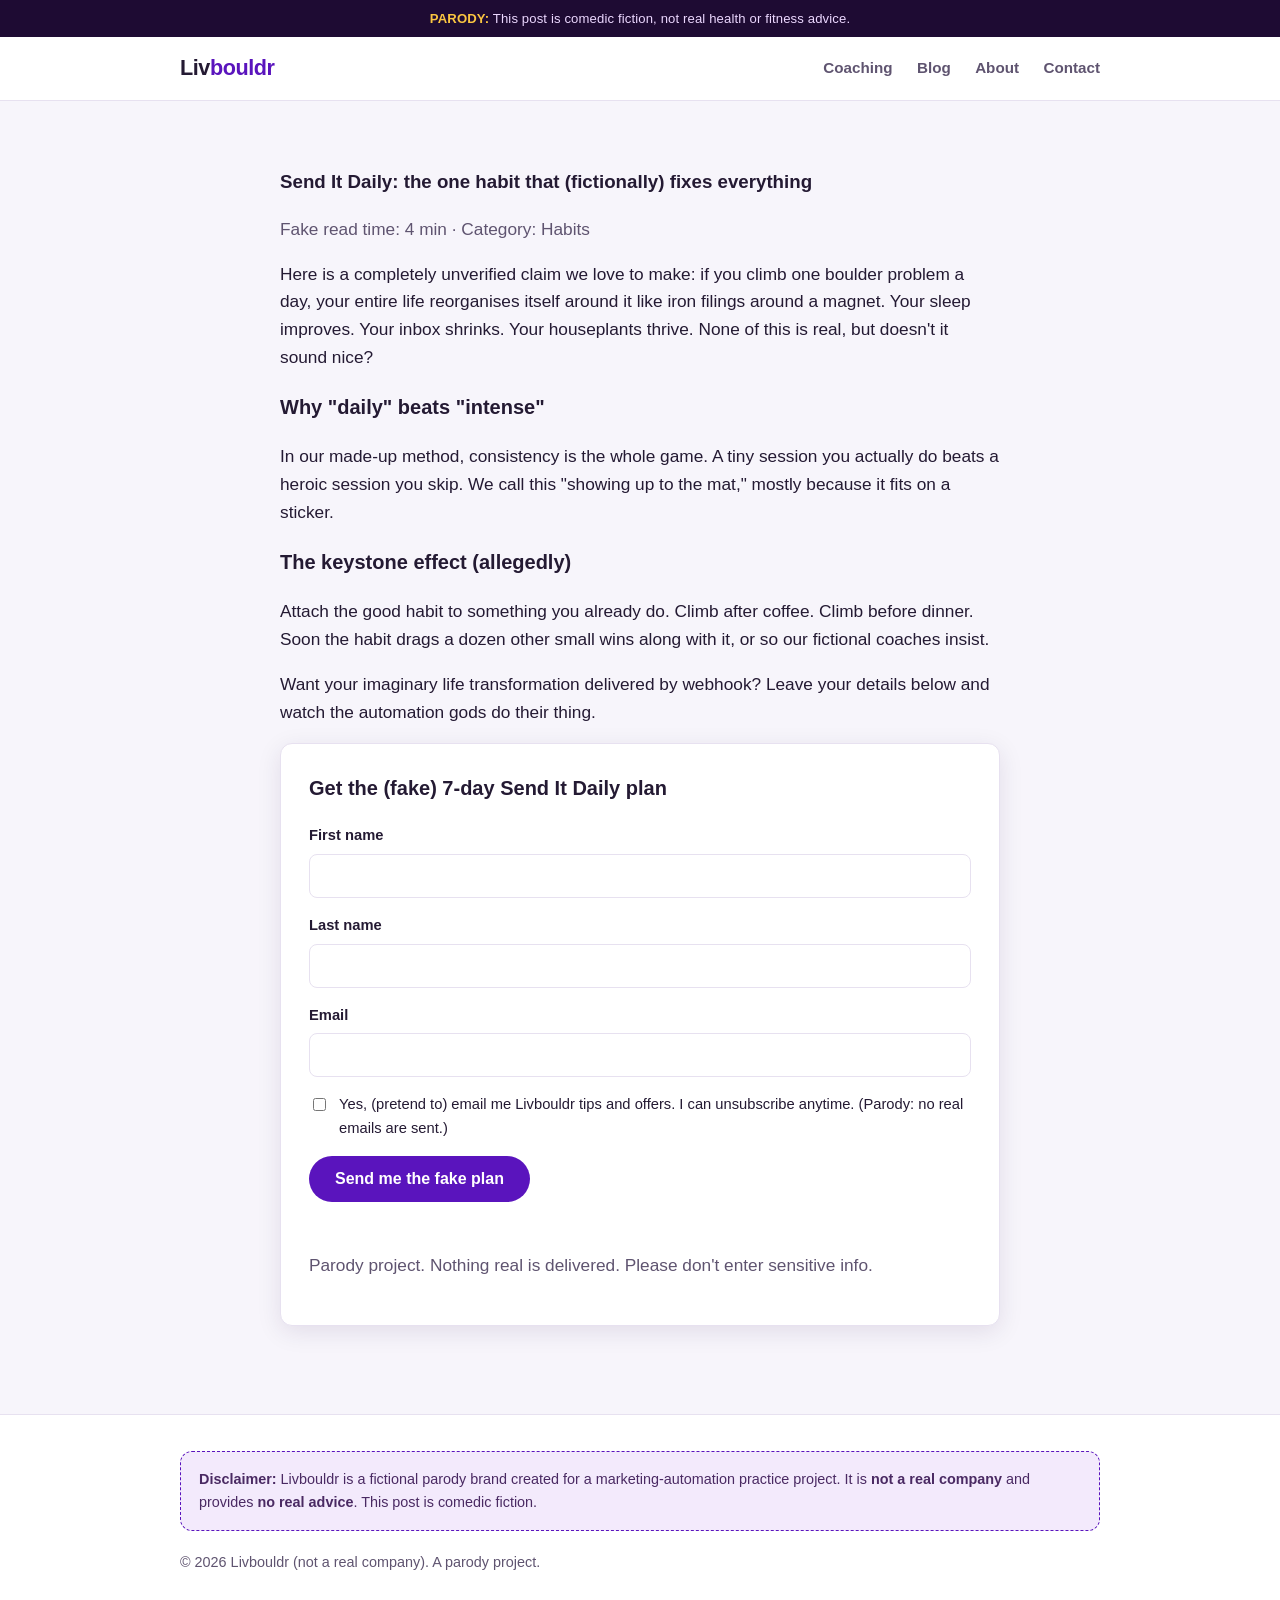
<file: blog/post-send-it-daily.html>
<!DOCTYPE html>
<html lang="en">
<head>
  <meta charset="UTF-8" />
  <meta name="viewport" content="width=device-width, initial-scale=1.0" />
  <title>Send It Daily — Livbouldr Blog (Parody)</title>
  <meta name="description" content="A silly, fictional post about making one bouldering session your keystone habit. Livbouldr is a parody brand." />

  <!-- Data Layer (page metadata) -->
  <script>
    window.dataLayer = window.dataLayer || [];
    window.dataLayer.push({
      brand: 'Livbouldr',
      environment: 'production',
      language: 'en',
      page_type: 'article',
      page_name: 'Send It Daily',
      content_group: 'Blog',
      site_section: 'blog',
      article_category: 'Habits'
    });
  </script>
  <!-- Google Tag Manager -->
  <script>(function(w,d,s,l,i){w[l]=w[l]||[];w[l].push({'gtm.start':
  new Date().getTime(),event:'gtm.js'});var f=d.getElementsByTagName(s)[0],
  j=d.createElement(s),dl=l!='dataLayer'?'&l='+l:'';j.async=true;j.src=
  'https://www.googletagmanager.com/gtm.js?id='+i+dl;f.parentNode.insertBefore(j,f);
  })(window,document,'script','dataLayer','GTM-NN7SHDTM');</script>
  <!-- End Google Tag Manager -->

  <link rel="stylesheet" href="../assets/css/style.css" />
</head>
<body>
  <!-- Google Tag Manager (noscript) -->
  <noscript><iframe src="https://www.googletagmanager.com/ns.html?id=GTM-NN7SHDTM"
  height="0" width="0" style="display:none;visibility:hidden"></iframe></noscript>
  <!-- End Google Tag Manager (noscript) -->

  <div class="disclaimer-banner">
    <strong>PARODY:</strong> This post is comedic fiction, not real health or fitness advice.
  </div>

  <header class="site-header">
    <div class="wrap">
      <a class="brand" href="../index.html">Liv<span>bouldr</span></a>
      <nav class="nav">
        <a href="../coaching.html">Coaching</a>
        <a href="index.html">Blog</a>
        <a href="../about.html">About</a>
        <a href="../contact.html">Contact</a>
      </nav>
    </div>
  </header>

  <main>
    <section>
      <div class="wrap">
        <article class="post">
          <h1>Send It Daily: the one habit that (fictionally) fixes everything</h1>
          <p class="post-meta">Fake read time: 4 min &middot; Category: Habits</p>

          <p>Here is a completely unverified claim we love to make: if you climb one boulder problem a day, your entire life reorganises itself around it like iron filings around a magnet. Your sleep improves. Your inbox shrinks. Your houseplants thrive. None of this is real, but doesn't it sound nice?</p>

          <h3>Why "daily" beats "intense"</h3>
          <p>In our made-up method, consistency is the whole game. A tiny session you actually do beats a heroic session you skip. We call this "showing up to the mat," mostly because it fits on a sticker.</p>

          <h3>The keystone effect (allegedly)</h3>
          <p>Attach the good habit to something you already do. Climb after coffee. Climb before dinner. Soon the habit drags a dozen other small wins along with it, or so our fictional coaches insist.</p>

          <p>Want your imaginary life transformation delivered by webhook? Leave your details below and watch the automation gods do their thing.</p>

          <form class="lead-form" data-lead-form data-form-name="blog_send_it_daily">
            <h3>Get the (fake) 7-day Send It Daily plan</h3>
            <div class="field">
              <label for="first_name">First name</label>
              <input type="text" id="first_name" name="first_name" required />
            </div>
            <div class="field">
              <label for="last_name">Last name</label>
              <input type="text" id="last_name" name="last_name" required />
            </div>
            <div class="field">
              <label for="email">Email</label>
              <input type="email" id="email" name="email" required />
            </div>
            <div class="field" style="display:flex; align-items:flex-start; gap:10px;">
              <input type="checkbox" id="marketing_consent" name="marketing_consent" value="yes" style="width:auto; margin-top:5px;" />
              <label for="marketing_consent" style="font-weight:400; margin-bottom:0;">Yes, (pretend to) email me Livbouldr tips and offers. I can unsubscribe anytime. (Parody: no real emails are sent.)</label>
            </div>
            <button class="btn" type="submit" data-cta="blog_send_it_daily_submit">Send me the fake plan</button>
            <p class="form-status"></p>
            <p class="form-note">Parody project. Nothing real is delivered. Please don't enter sensitive info.</p>
          </form>
        </article>
      </div>
    </section>
  </main>

  <footer class="site-footer">
    <div class="wrap">
      <div class="disclaimer-full">
        <strong>Disclaimer:</strong> Livbouldr is a fictional parody brand created for a marketing-automation practice project. It is <strong>not a real company</strong> and provides <strong>no real advice</strong>. This post is comedic fiction.
      </div>
      <p>&copy; <span id="year"></span> Livbouldr (not a real company). A parody project.</p>
    </div>
  </footer>

  <script>document.getElementById('year').textContent = new Date().getFullYear();</script>
  <script src="../assets/js/main.js"></script>
</body>
</html>
</file>
<file: assets/css/style.css>
/* ==========================================================================
   Livbouldr — shared styles (PARODY SITE, not a real company/offer)
   Palette matched to GoodHabitz brand colors:
     Purple Heart #5A14BD · Lipstick #B20060 · Bright Sun #FAC541
   ========================================================================== */

:root {
  --purple: #5a14bd;
  --purple-light: #7a34d1;
  --magenta: #b20060;
  --magenta-dark: #8a004a;
  --sun: #fac541;
  --ink: #241a33;
  --muted: #5f5470;
  --paper: #f7f5fb;
  --line: #e7e1f0;
  --max-width: 960px;
  --radius: 12px;
  --shadow: 0 6px 24px rgba(36, 12, 64, 0.1);
  font-synthesis: none;
}

* {
  box-sizing: border-box;
}

html {
  scroll-behavior: smooth;
}

body {
  margin: 0;
  font-family: -apple-system, BlinkMacSystemFont, "Segoe UI", Roboto, Helvetica, Arial, sans-serif;
  color: var(--ink);
  background: var(--paper);
  line-height: 1.6;
}

/* ---- Disclaimer banner (must appear on every page) ---------------------- */
.disclaimer-banner {
  background: #1e0b33;
  color: #ecd8ff;
  text-align: center;
  font-size: 0.82rem;
  padding: 8px 14px;
  letter-spacing: 0.01em;
}

.disclaimer-banner strong {
  color: var(--sun);
}

/* ---- Layout ------------------------------------------------------------- */
.wrap {
  max-width: var(--max-width);
  margin: 0 auto;
  padding: 0 20px;
}

/* ---- Header / nav ------------------------------------------------------- */
.site-header {
  border-bottom: 1px solid var(--line);
  background: #fff;
  position: sticky;
  top: 0;
  z-index: 10;
}

.site-header .wrap {
  display: flex;
  align-items: center;
  justify-content: space-between;
  padding-top: 14px;
  padding-bottom: 14px;
}

.brand {
  font-weight: 800;
  font-size: 1.35rem;
  text-decoration: none;
  color: var(--ink);
  letter-spacing: -0.02em;
}

.brand span {
  color: var(--purple);
}

.nav a {
  text-decoration: none;
  color: var(--muted);
  margin-left: 20px;
  font-weight: 600;
  font-size: 0.95rem;
}

.nav a:hover {
  color: var(--purple);
}

/* ---- Hero --------------------------------------------------------------- */
.hero {
  padding: 72px 0 56px;
  text-align: center;
  background: radial-gradient(circle at 50% -10%, #fff, var(--paper) 60%);
}

.hero h1 {
  font-size: clamp(2.1rem, 5vw, 3.4rem);
  line-height: 1.1;
  margin: 0 0 16px;
  letter-spacing: -0.03em;
}

.hero p.lede {
  font-size: 1.2rem;
  color: var(--muted);
  max-width: 620px;
  margin: 0 auto 28px;
}

/* ---- Buttons ------------------------------------------------------------ */
.btn {
  display: inline-block;
  background: var(--purple);
  color: #fff;
  text-decoration: none;
  font-weight: 700;
  padding: 14px 26px;
  border-radius: 999px;
  border: none;
  cursor: pointer;
  font-size: 1rem;
  transition: transform 0.06s ease, background 0.2s ease;
}

.btn:hover {
  background: var(--purple-light);
  transform: translateY(-1px);
}

.btn.secondary {
  background: var(--magenta);
}

.btn.secondary:hover {
  background: var(--magenta-dark);
}

/* ---- Sections ----------------------------------------------------------- */
section {
  padding: 48px 0;
}

h2 {
  font-size: 1.8rem;
  letter-spacing: -0.02em;
  margin-top: 0;
}

h3 {
  font-size: 1.25rem;
}

.grid {
  display: grid;
  grid-template-columns: repeat(auto-fit, minmax(240px, 1fr));
  gap: 22px;
}

.card {
  background: #fff;
  border: 1px solid var(--line);
  border-radius: var(--radius);
  padding: 24px;
  box-shadow: var(--shadow);
}

.card h3 {
  margin-top: 0;
}

.price {
  font-size: 2rem;
  font-weight: 800;
  color: var(--magenta);
}

.price small {
  font-size: 0.9rem;
  color: var(--muted);
  font-weight: 500;
}

/* ---- Forms -------------------------------------------------------------- */
.lead-form {
  background: #fff;
  border: 1px solid var(--line);
  border-radius: var(--radius);
  padding: 28px;
  box-shadow: var(--shadow);
  /* max-width: 520px; */
}

.lead-form h3 {
  margin-top: 0;
}

.field {
  margin-bottom: 16px;
}

.field label {
  display: block;
  font-weight: 600;
  margin-bottom: 6px;
  font-size: 0.92rem;
}

.field input,
.field textarea,
.field select {
  width: 100%;
  padding: 12px 14px;
  border: 1px solid var(--line);
  border-radius: 8px;
  font-size: 1rem;
  font-family: inherit;
}

.field input:focus,
.field textarea:focus {
  outline: 2px solid var(--magenta);
  border-color: transparent;
}

.form-status {
  margin-top: 12px;
  font-weight: 600;
  min-height: 1.2em;
}

.form-status.success {
  color: var(--purple);
}

.form-status.error {
  color: #d64545;
}

.form-note {
  font-size: 0.8rem;
  color: var(--muted);
  margin-top: 10px;
}

/* ---- Blog --------------------------------------------------------------- */
.post-list {
  list-style: none;
  padding: 0;
  margin: 0;
}

.post-list li {
  border-bottom: 1px solid var(--line);
  padding: 22px 0;
}

.post-list a {
  color: var(--ink);
  text-decoration: none;
  font-size: 1.3rem;
  font-weight: 700;
}

.post-list a:hover {
  color: var(--purple);
}

.post-meta {
  color: var(--muted);
  font-size: 0.85rem;
}

article.post {
  max-width: 720px;
  margin: 0 auto;
}

article.post p {
  font-size: 1.08rem;
}

article.post img {
  max-width: 100%;
  border-radius: var(--radius);
}

/* ---- Footer ------------------------------------------------------------- */
.site-footer {
  border-top: 1px solid var(--line);
  background: #fff;
  padding: 36px 0;
  font-size: 0.9rem;
  color: var(--muted);
  margin-top: 40px;
}

.site-footer .disclaimer-full {
  background: #f3eafc;
  border: 1px dashed var(--purple);
  border-radius: var(--radius);
  padding: 16px 18px;
  margin-bottom: 20px;
  color: #4a2a63;
}

/* ---- Utility ------------------------------------------------------------ */
.center {
  text-align: center;
}

.muted {
  color: var(--muted);
}

.mt-0 {
  margin-top: 0;
}
</file>
